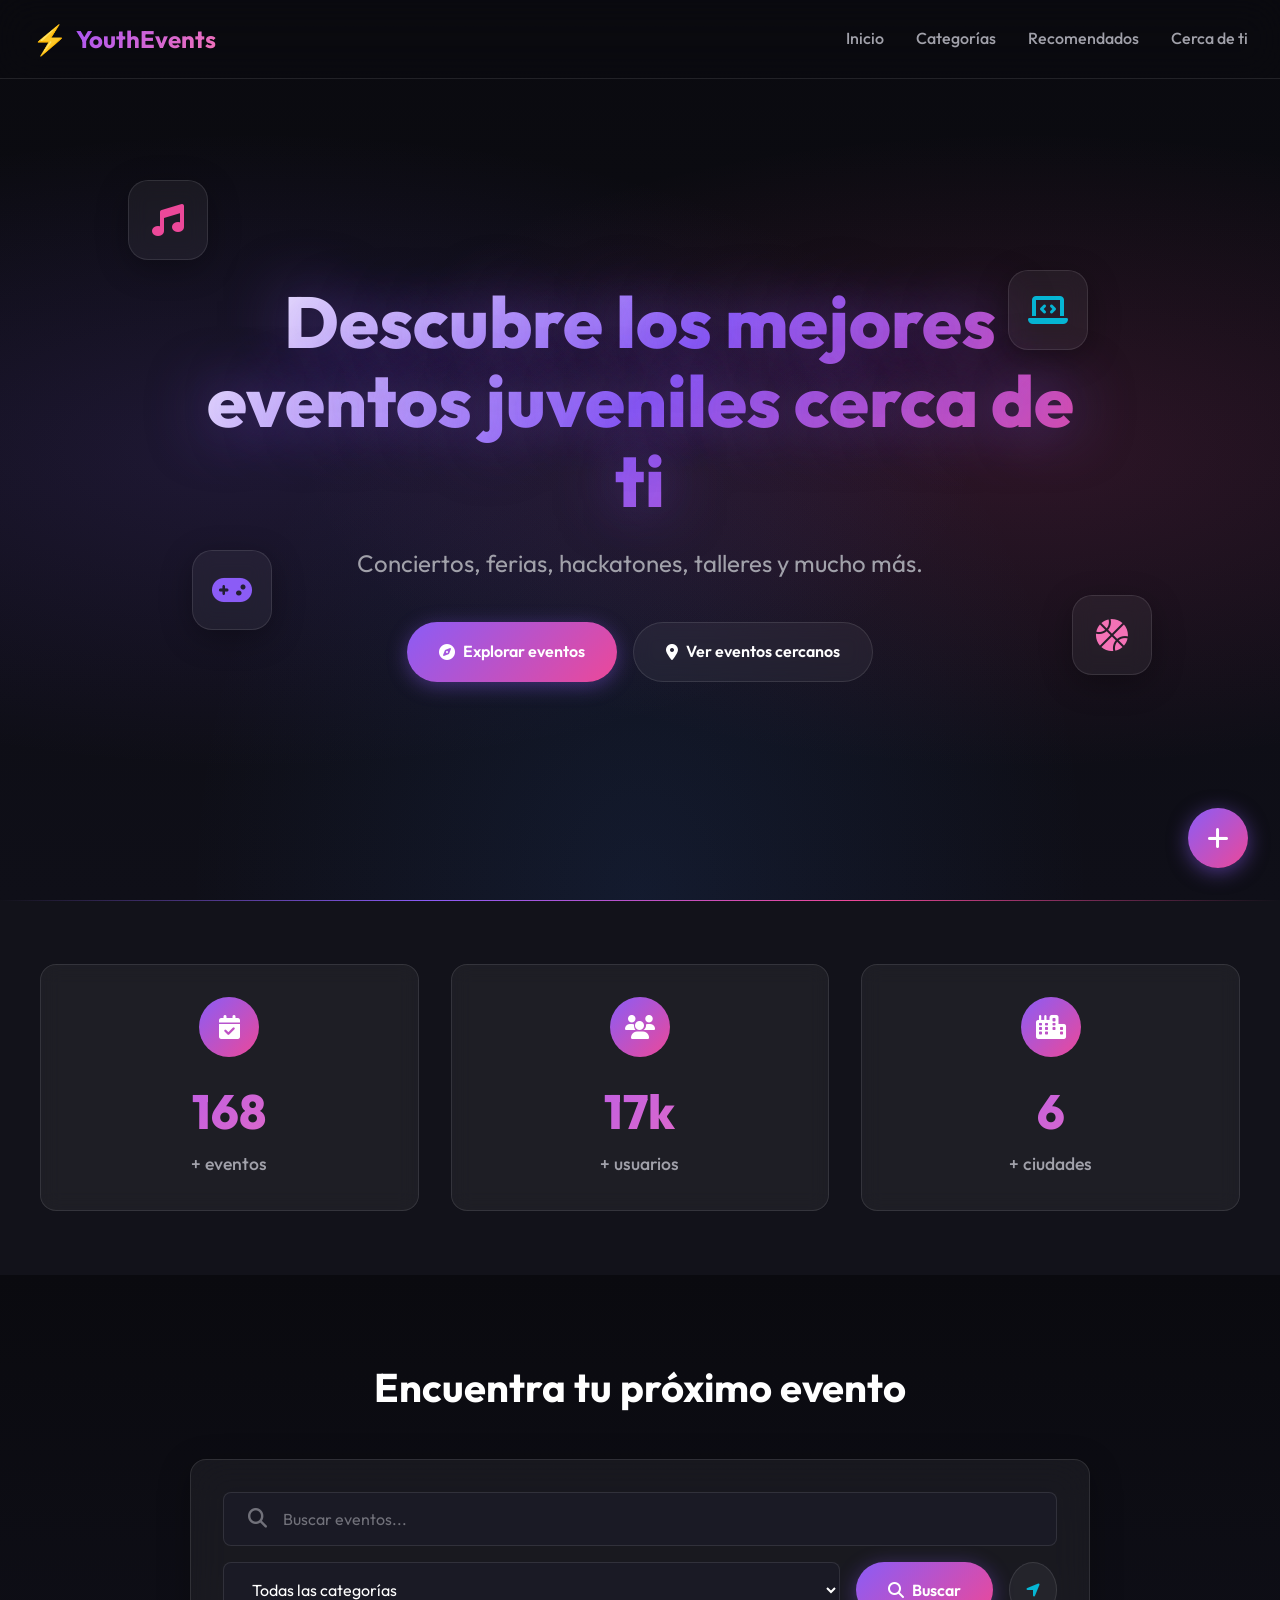
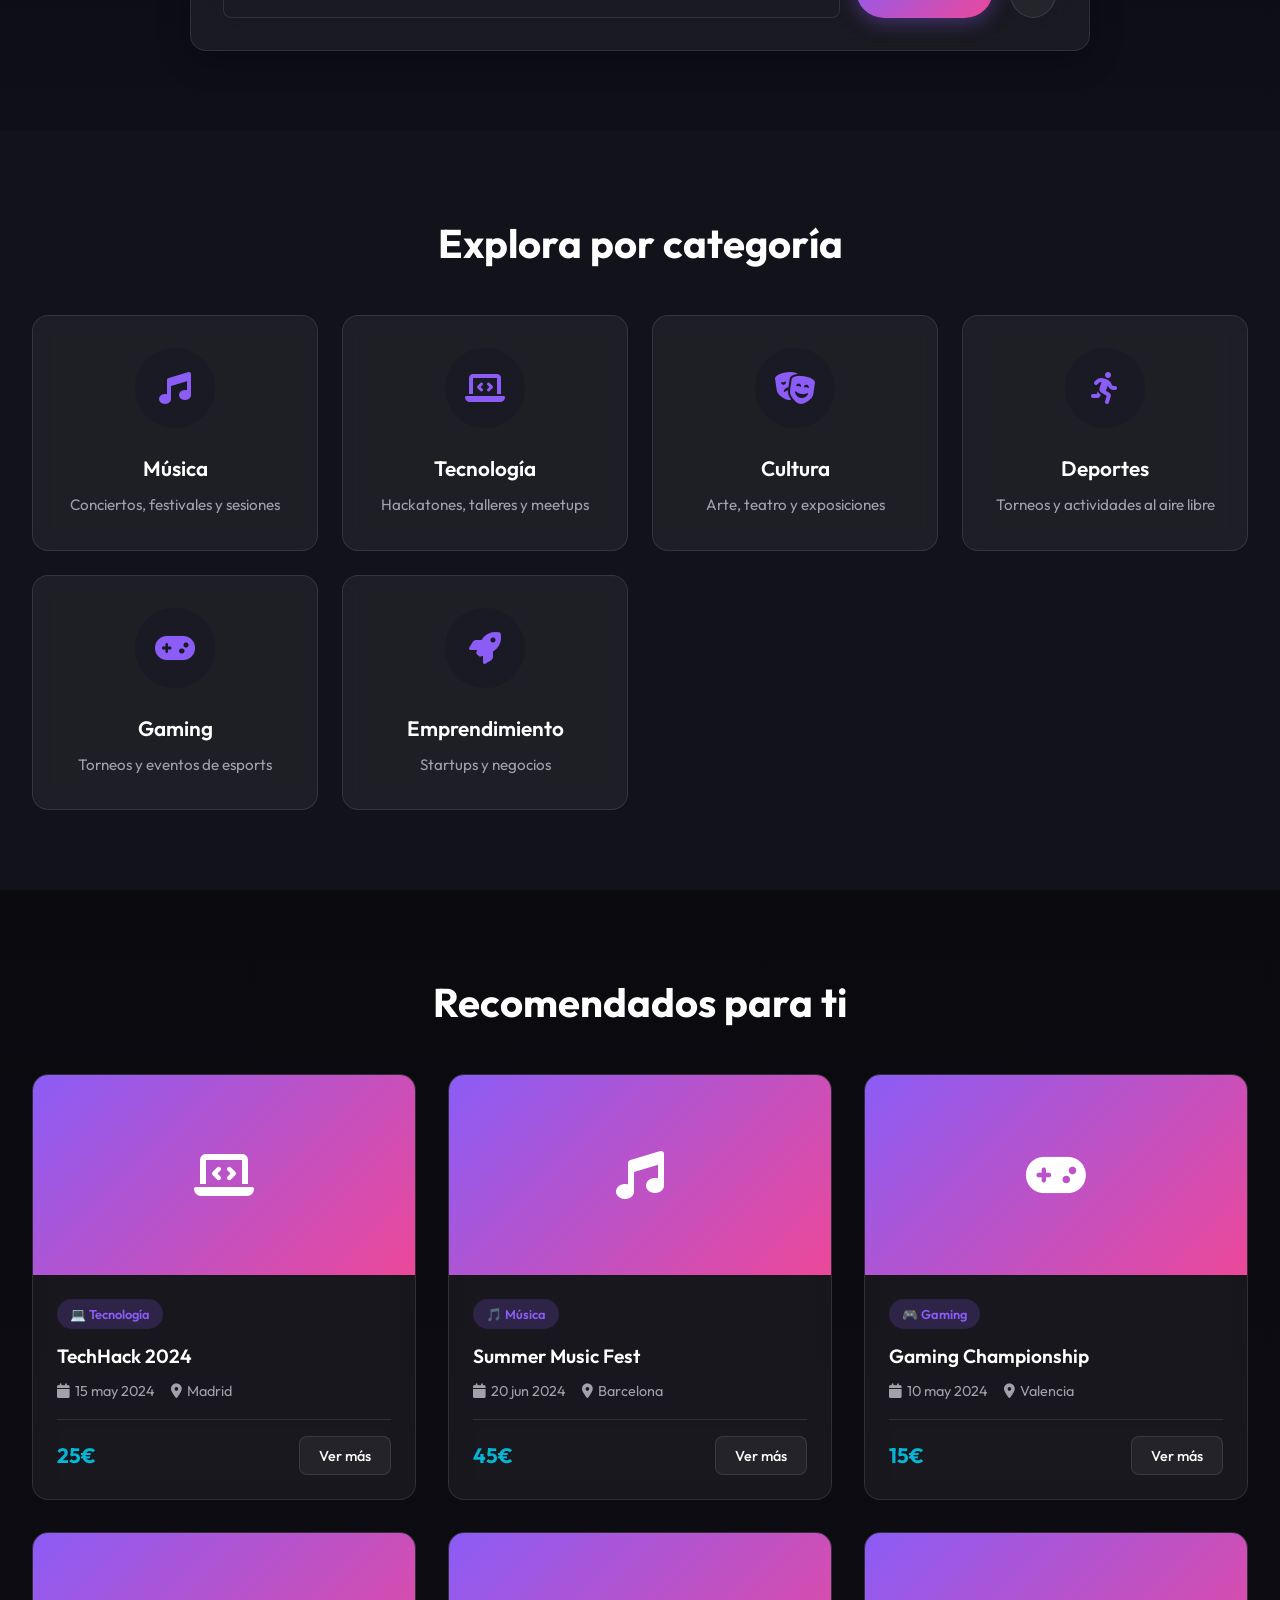
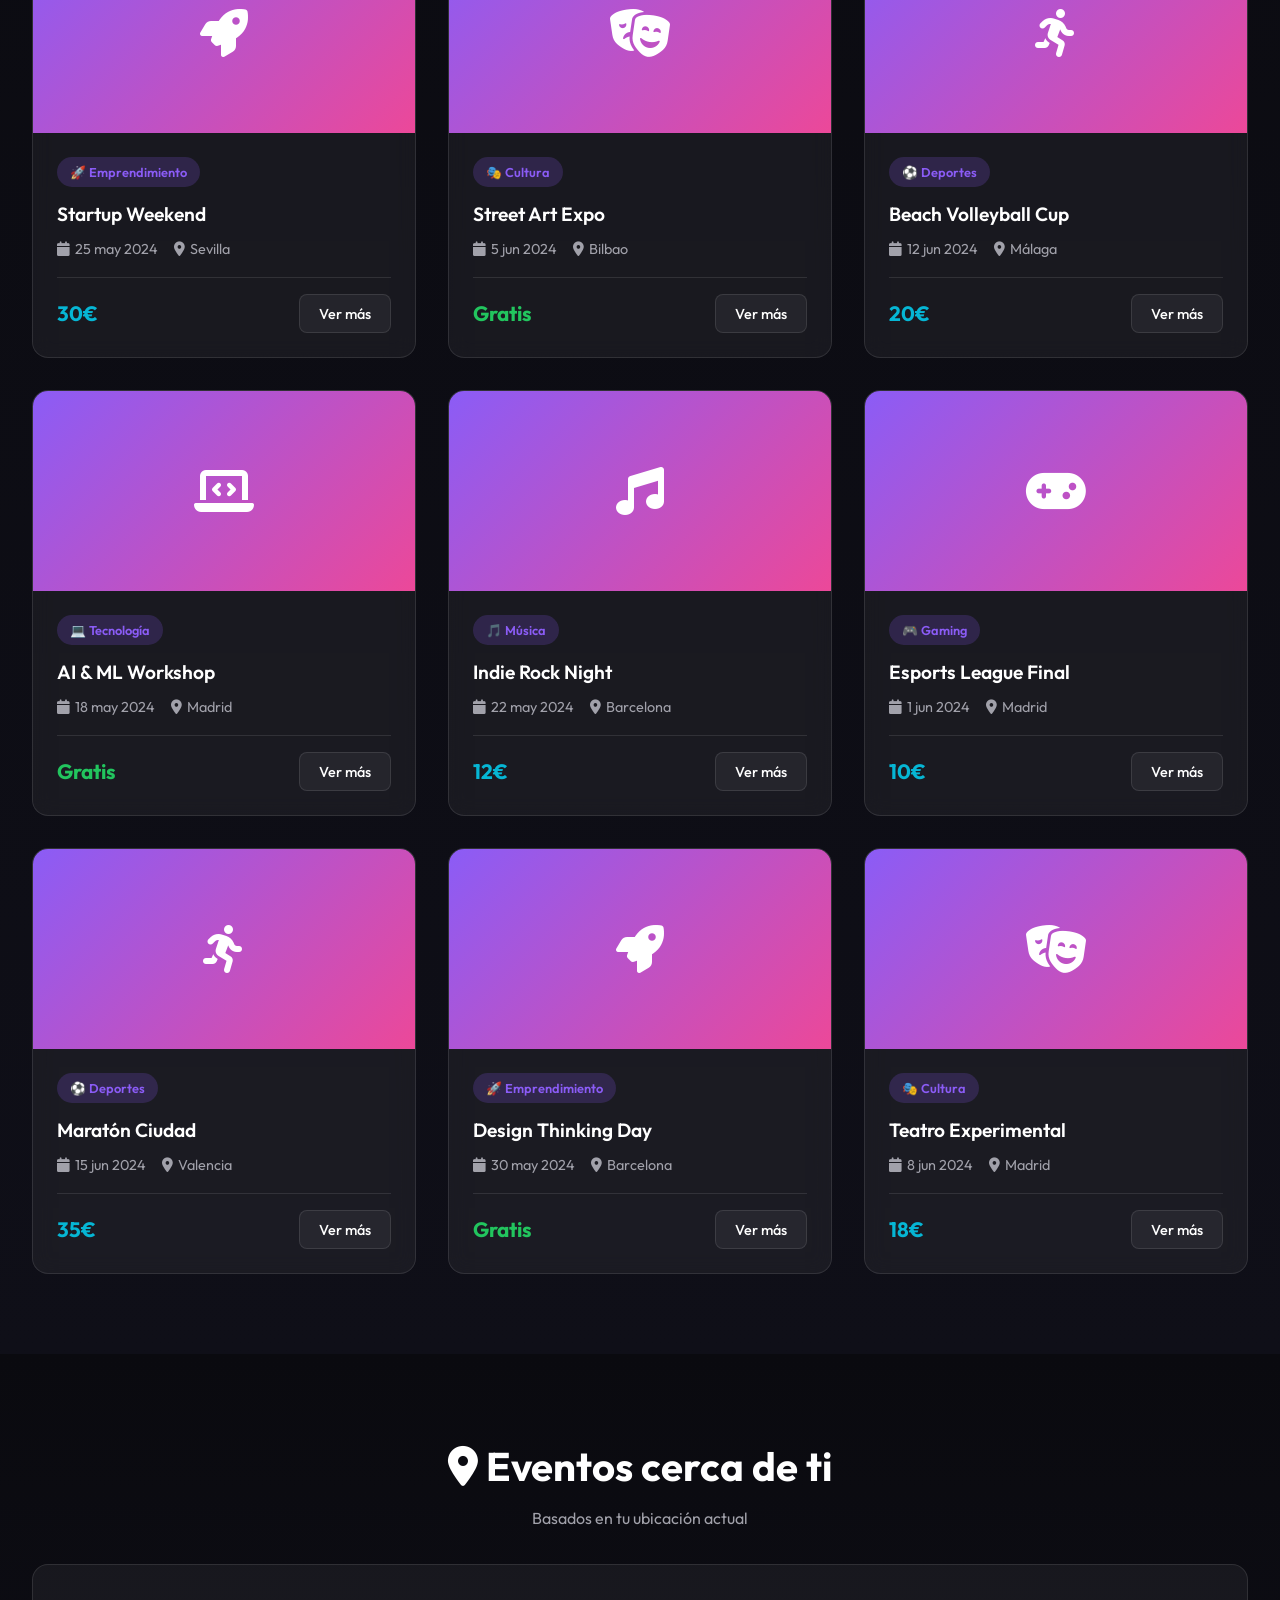
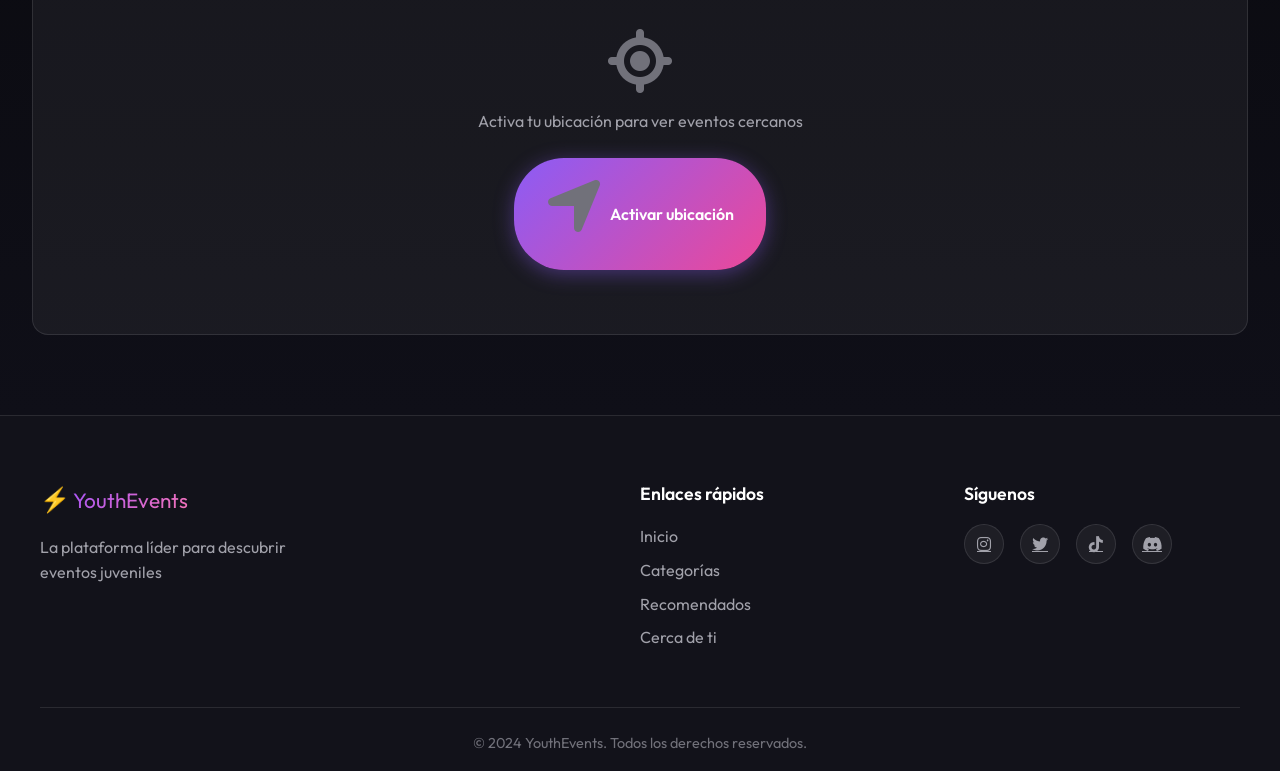
<file: index2.html>
<!DOCTYPE html>
<html lang="es">
<head>
    <meta charset="UTF-8">
    <meta name="viewport" content="width=device-width, initial-scale=1.0">
    <title>YouthEvents - Descubre eventos juveniles</title>
    <link rel="preconnect" href="https://fonts.googleapis.com">
    <link rel="preconnect" href="https://fonts.gstatic.com" crossorigin>
    <link href="https://fonts.googleapis.com/css2?family=Outfit:wght@300;400;500;600;700;800&display=swap" rel="stylesheet">
    <link rel="stylesheet" href="styles.css">
    <link rel="stylesheet" href="https://cdnjs.cloudflare.com/ajax/libs/font-awesome/6.4.0/css/all.min.css">
</head>
<body>
    <!-- Partículas de fondo -->
    <div class="particles" id="particles"></div>

    <!-- Navegación -->
    <nav class="navbar">
        <div class="nav-container">
            <a href="#" class="logo">
                <span class="logo-icon">⚡</span>
                <span class="logo-text">YouthEvents</span>
            </a>
            <ul class="nav-links">
                <li><a href="#inicio">Inicio</a></li>
                <li><a href="#categorias">Categorías</a></li>
                <li><a href="#recomendados">Recomendados</a></li>
                <li><a href="#cercanos">Cerca de ti</a></li>
            </ul>
            <button class="menu-toggle" id="menuToggle">
                <span></span>
                <span></span>
                <span></span>
            </button>
        </div>
    </nav>

    <!-- Hero Principal -->
    <section class="hero" id="inicio">
        <div class="hero-content">
            <h1 class="hero-title">Descubre los mejores eventos juveniles cerca de ti</h1>
            <p class="hero-subtitle">Conciertos, ferias, hackatones, talleres y mucho más.</p>
            <div class="hero-buttons">
                <a href="#buscador" class="btn btn-primary">
                    <i class="fas fa-compass"></i> Explorar eventos
                </a>
                <a href="#cercanos" class="btn btn-secondary">
                    <i class="fas fa-map-marker-alt"></i> Ver eventos cercanos
                </a>
            </div>
        </div>
        <div class="hero-visual">
            <div class="floating-cards">
                <div class="floating-card card-1">
                    <i class="fas fa-music"></i>
                </div>
                <div class="floating-card card-2">
                    <i class="fas fa-laptop-code"></i>
                </div>
                <div class="floating-card card-3">
                    <i class="fas fa-gamepad"></i>
                </div>
                <div class="floating-card card-4">
                    <i class="fas fa-basketball-ball"></i>
                </div>
            </div>
        </div>
    </section>

    <!-- Estadísticas -->
    <section class="stats">
        <div class="stats-container">
            <div class="stat-item">
                <div class="stat-icon">
                    <i class="fas fa-calendar-check"></i>
                </div>
                <div class="stat-number" data-target="500">0</div>
                <div class="stat-label">+ eventos</div>
            </div>
            <div class="stat-item">
                <div class="stat-icon">
                    <i class="fas fa-users"></i>
                </div>
                <div class="stat-number" data-target="50000">0</div>
                <div class="stat-label">+ usuarios</div>
            </div>
            <div class="stat-item">
                <div class="stat-icon">
                    <i class="fas fa-city"></i>
                </div>
                <div class="stat-number" data-target="20">0</div>
                <div class="stat-label">+ ciudades</div>
            </div>
        </div>
    </section>

    <!-- Buscador Avanzado -->
    <section class="search-section" id="buscador">
        <div class="search-container">
            <h2 class="section-title">Encuentra tu próximo evento</h2>
            <div class="search-box">
                <div class="search-input-group">
                    <i class="fas fa-search"></i>
                    <input type="text" id="searchInput" placeholder="Buscar eventos...">
                </div>
                <div class="search-filters">
                    <select id="categoryFilter" class="filter-select">
                        <option value="">Todas las categorías</option>
                        <option value="musica">🎵 Música</option>
                        <option value="tecnologia">💻 Tecnología</option>
                        <option value="cultura">🎭 Cultura</option>
                        <option value="deportes">⚽ Deportes</option>
                        <option value="gaming">🎮 Gaming</option>
                        <option value="emprendimiento">🚀 Emprendimiento</option>
                    </select>
                    <button class="btn btn-primary" id="searchBtn">
                        <i class="fas fa-search"></i> Buscar
                    </button>
                    <button class="btn btn-location" id="locationBtn" title="Usar mi ubicación">
                        <i class="fas fa-location-arrow"></i>
                    </button>
                </div>
            </div>
            <div class="location-status" id="locationStatus"></div>
        </div>
    </section>

    <!-- Categorías -->
    <section class="categories" id="categorias">
        <div class="container">
            <h2 class="section-title">Explora por categoría</h2>
            <div class="categories-grid">
                <div class="category-card" data-category="musica">
                    <div class="category-icon">
                        <i class="fas fa-music"></i>
                    </div>
                    <h3>Música</h3>
                    <p>Conciertos, festivales y sesiones</p>
                </div>
                <div class="category-card" data-category="tecnologia">
                    <div class="category-icon">
                        <i class="fas fa-laptop-code"></i>
                    </div>
                    <h3>Tecnología</h3>
                    <p>Hackatones, talleres y meetups</p>
                </div>
                <div class="category-card" data-category="cultura">
                    <div class="category-icon">
                        <i class="fas fa-theater-masks"></i>
                    </div>
                    <h3>Cultura</h3>
                    <p>Arte, teatro y exposiciones</p>
                </div>
                <div class="category-card" data-category="deportes">
                    <div class="category-icon">
                        <i class="fas fa-running"></i>
                    </div>
                    <h3>Deportes</h3>
                    <p>Torneos y actividades al aire libre</p>
                </div>
                <div class="category-card" data-category="gaming">
                    <div class="category-icon">
                        <i class="fas fa-gamepad"></i>
                    </div>
                    <h3>Gaming</h3>
                    <p>Torneos y eventos de esports</p>
                </div>
                <div class="category-card" data-category="emprendimiento">
                    <div class="category-icon">
                        <i class="fas fa-rocket"></i>
                    </div>
                    <h3>Emprendimiento</h3>
                    <p>Startups y negocios</p>
                </div>
            </div>
        </div>
    </section>

    <!-- Recomendados para ti -->
    <section class="recommended" id="recomendados">
        <div class="container">
            <h2 class="section-title">Recomendados para ti</h2>
            <div class="events-grid" id="recommendedEvents">
                <!-- Los eventos se cargan dinámicamente -->
            </div>
        </div>
    </section>

    <!-- Eventos cerca de ti -->
    <section class="nearby-events" id="cercanos">
        <div class="container">
            <h2 class="section-title">
                <i class="fas fa-map-marker-alt"></i> Eventos cerca de ti
            </h2>
            <p class="section-subtitle">Basados en tu ubicación actual</p>
            <div class="events-grid" id="nearbyEvents">
                <!-- Los eventos se cargan dinámicamente -->
            </div>
            <div class="no-location" id="noLocation" style="display: none;">
                <i class="fas fa-location-crosshairs"></i>
                <p>Activa tu ubicación para ver eventos cercanos</p>
                <button class="btn btn-primary" id="enableLocation">
                    <i class="fas fa-location-arrow"></i> Activar ubicación
                </button>
            </div>
        </div>
    </section>

    <!-- Botón flotante para añadir eventos -->
    <button class="fab-add" id="fabAdd" title="Añadir evento">
        <i class="fas fa-plus"></i>
    </button>

    <!-- Modal para añadir evento -->
    <div class="modal" id="addEventModal">
        <div class="modal-content">
            <div class="modal-header">
                <h3>Añadir nuevo evento</h3>
                <button class="modal-close" id="closeModal">
                    <i class="fas fa-times"></i>
                </button>
            </div>
            <form id="addEventForm">
                <div class="form-group">
                    <label for="eventTitle">Título del evento</label>
                    <input type="text" id="eventTitle" required placeholder="Ej: Hackathon 2024">
                </div>
                <div class="form-group">
                    <label for="eventCategory">Categoría</label>
                    <select id="eventCategory" required>
                        <option value="">Selecciona una categoría</option>
                        <option value="musica">🎵 Música</option>
                        <option value="tecnologia">💻 Tecnología</option>
                        <option value="cultura">🎭 Cultura</option>
                        <option value="deportes">⚽ Deportes</option>
                        <option value="gaming">🎮 Gaming</option>
                        <option value="emprendimiento">🚀 Emprendimiento</option>
                    </select>
                </div>
                <div class="form-group">
                    <label for="eventDate">Fecha</label>
                    <input type="date" id="eventDate" required>
                </div>
                <div class="form-group">
                    <label for="eventPrice">Precio (€)</label>
                    <input type="number" id="eventPrice" min="0" placeholder="0 para gratuito">
                </div>
                <div class="form-group">
                    <label for="eventLocation">Ubicación</label>
                    <input type="text" id="eventLocation" required placeholder="Ciudad o dirección">
                </div>
                <div class="form-group">
                    <label for="eventImage">URL de imagen</label>
                    <input type="url" id="eventImage" placeholder="https://ejemplo.com/imagen.jpg">
                </div>
                <button type="submit" class="btn btn-primary btn-full">
                    <i class="fas fa-plus"></i> Crear evento
                </button>
            </form>
        </div>
    </div>

    <!-- Footer -->
    <footer class="footer">
        <div class="footer-content">
            <div class="footer-brand">
                <span class="logo-icon">⚡</span>
                <span class="logo-text">YouthEvents</span>
                <p>La plataforma líder para descubrir eventos juveniles</p>
            </div>
            <div class="footer-links">
                <h4>Enlaces rápidos</h4>
                <ul>
                    <li><a href="#inicio">Inicio</a></li>
                    <li><a href="#categorias">Categorías</a></li>
                    <li><a href="#recomendados">Recomendados</a></li>
                    <li><a href="#cercanos">Cerca de ti</a></li>
                </ul>
            </div>
            <div class="footer-social">
                <h4>Síguenos</h4>
                <div class="social-icons">
                    <a href="#"><i class="fab fa-instagram"></i></a>
                    <a href="#"><i class="fab fa-twitter"></i></a>
                    <a href="#"><i class="fab fa-tiktok"></i></a>
                    <a href="#"><i class="fab fa-discord"></i></a>
                </div>
            </div>
        </div>
        <div class="footer-bottom">
            <p>© 2024 YouthEvents. Todos los derechos reservados.</p>
        </div>
    </footer>

    <script src="script.js"></script>
</body>
</html>
</file>
<file: styles.css>
/* ========================================
   YouthEvents - Estilos Modernos
   Diseño: Glassmorphism + Neón Oscuro
   ======================================== */

/* Variables CSS */
:root {
    --primary-purple: #8b5cf6;
    --primary-pink: #ec4899;
    --primary-blue: #3b82f6;
    --neon-cyan: #06b6d4;
    --neon-purple: #a855f7;
    --neon-pink: #f472b6;
    --dark-bg: #0a0a0f;
    --dark-surface: #12121a;
    --dark-card: #1a1a25;
    --dark-card-hover: #222230;
    --text-primary: #ffffff;
    --text-secondary: #a1a1aa;
    --text-muted: #71717a;
    --glass-bg: rgba(255, 255, 255, 0.05);
    --glass-border: rgba(255, 255, 255, 0.1);
    --glass-shadow: 0 8px 32px rgba(0, 0, 0, 0.3);
    --gradient-primary: linear-gradient(135deg, var(--primary-purple), var(--primary-pink));
    --gradient-neon: linear-gradient(135deg, var(--neon-purple), var(--neon-pink));
    --gradient-dark: linear-gradient(180deg, var(--dark-bg) 0%, #0f0f18 100%);
    --font-family: 'Outfit', sans-serif;
    --border-radius: 16px;
    --border-radius-sm: 8px;
    --transition: all 0.3s ease;
}

/* Reset y base */
* {
    margin: 0;
    padding: 0;
    box-sizing: border-box;
}

html {
    scroll-behavior: smooth;
}

body {
    font-family: var(--font-family);
    background: var(--dark-bg);
    color: var(--text-primary);
    line-height: 1.6;
    overflow-x: hidden;
}

/* Scrollbar personalizada */
::-webkit-scrollbar {
    width: 8px;
}

::-webkit-scrollbar-track {
    background: var(--dark-surface);
}

::-webkit-scrollbar-thumb {
    background: var(--primary-purple);
    border-radius: 4px;
}

::-webkit-scrollbar-thumb:hover {
    background: var(--primary-pink);
}

/* ========================================
   Partículas de fondo
   ======================================== */
.particles {
    position: fixed;
    top: 0;
    left: 0;
    width: 100%;
    height: 100%;
    pointer-events: none;
    z-index: 0;
    overflow: hidden;
}

.particle {
    position: absolute;
    width: 4px;
    height: 4px;
    background: var(--primary-purple);
    border-radius: 50%;
    opacity: 0.6;
    animation: float 15s infinite ease-in-out;
    box-shadow: 0 0 10px var(--primary-purple), 0 0 20px var(--primary-pink);
}

.particle:nth-child(odd) {
    background: var(--primary-pink);
    box-shadow: 0 0 10px var(--primary-pink), 0 0 20px var(--primary-purple);
}

.particle:nth-child(3n) {
    background: var(--neon-cyan);
    box-shadow: 0 0 10px var(--neon-cyan), 0 0 20px var(--neon-cyan);
}

@keyframes float {
    0%, 100% {
        transform: translateY(100vh) rotate(0deg);
        opacity: 0;
    }
    10% {
        opacity: 0.6;
    }
    90% {
        opacity: 0.6;
    }
    100% {
        transform: translateY(-100vh) rotate(720deg);
        opacity: 0;
    }
}

/* ========================================
   Navegación
   ======================================== */
.navbar {
    position: fixed;
    top: 0;
    left: 0;
    width: 100%;
    z-index: 1000;
    background: rgba(10, 10, 15, 0.8);
    backdrop-filter: blur(20px);
    border-bottom: 1px solid var(--glass-border);
    transition: var(--transition);
}

.navbar.scrolled {
    background: rgba(10, 10, 15, 0.95);
    box-shadow: var(--glass-shadow);
}

.nav-container {
    max-width: 1400px;
    margin: 0 auto;
    padding: 1rem 2rem;
    display: flex;
    justify-content: space-between;
    align-items: center;
}

.logo {
    display: flex;
    align-items: center;
    gap: 0.5rem;
    text-decoration: none;
    font-size: 1.5rem;
    font-weight: 700;
}

.logo-icon {
    font-size: 1.8rem;
    animation: pulse 2s infinite;
}

@keyframes pulse {
    0%, 100% { transform: scale(1); }
    50% { transform: scale(1.1); }
}

.logo-text {
    background: var(--gradient-neon);
    -webkit-background-clip: text;
    -webkit-text-fill-color: transparent;
    background-clip: text;
}

.nav-links {
    display: flex;
    list-style: none;
    gap: 2rem;
}

.nav-links a {
    color: var(--text-secondary);
    text-decoration: none;
    font-weight: 500;
    transition: var(--transition);
    position: relative;
}

.nav-links a::after {
    content: '';
    position: absolute;
    bottom: -4px;
    left: 0;
    width: 0;
    height: 2px;
    background: var(--gradient-neon);
    transition: var(--transition);
}

.nav-links a:hover {
    color: var(--text-primary);
}

.nav-links a:hover::after {
    width: 100%;
}

.menu-toggle {
    display: none;
    flex-direction: column;
    gap: 5px;
    background: none;
    border: none;
    cursor: pointer;
    padding: 5px;
}

.menu-toggle span {
    width: 25px;
    height: 2px;
    background: var(--text-primary);
    transition: var(--transition);
}

/* ========================================
   Hero Principal
   ======================================== */
.hero {
    min-height: 100vh;
    display: flex;
    align-items: center;
    justify-content: center;
    padding: 8rem 2rem 4rem;
    position: relative;
    background: var(--gradient-dark);
    overflow: hidden;
}

.hero::before {
    content: '';
    position: absolute;
    top: 0;
    left: 0;
    width: 100%;
    height: 100%;
    background: 
        radial-gradient(ellipse at 20% 50%, rgba(139, 92, 246, 0.15) 0%, transparent 50%),
        radial-gradient(ellipse at 80% 50%, rgba(236, 72, 153, 0.15) 0%, transparent 50%),
        radial-gradient(ellipse at 50% 100%, rgba(59, 130, 246, 0.1) 0%, transparent 50%);
    pointer-events: none;
}

.hero-content {
    text-align: center;
    max-width: 900px;
    z-index: 1;
    animation: fadeInUp 1s ease-out;
}

@keyframes fadeInUp {
    from {
        opacity: 0;
        transform: translateY(30px);
    }
    to {
        opacity: 1;
        transform: translateY(0);
    }
}

.hero-title {
    font-size: clamp(2.5rem, 6vw, 4.5rem);
    font-weight: 800;
    line-height: 1.1;
    margin-bottom: 1.5rem;
    background: linear-gradient(135deg, #fff 0%, var(--primary-purple) 50%, var(--primary-pink) 100%);
    -webkit-background-clip: text;
    -webkit-text-fill-color: transparent;
    background-clip: text;
    text-shadow: 0 0 60px rgba(139, 92, 246, 0.5);
}

.hero-subtitle {
    font-size: clamp(1.1rem, 2.5vw, 1.5rem);
    color: var(--text-secondary);
    margin-bottom: 2.5rem;
    font-weight: 400;
}

.hero-buttons {
    display: flex;
    gap: 1rem;
    justify-content: center;
    flex-wrap: wrap;
}

/* Botones */
.btn {
    display: inline-flex;
    align-items: center;
    gap: 0.5rem;
    padding: 1rem 2rem;
    border-radius: 50px;
    font-family: var(--font-family);
    font-size: 1rem;
    font-weight: 600;
    text-decoration: none;
    cursor: pointer;
    transition: var(--transition);
    border: none;
}

.btn-primary {
    background: var(--gradient-primary);
    color: white;
    box-shadow: 0 4px 20px rgba(139, 92, 246, 0.4);
}

.btn-primary:hover {
    transform: translateY(-3px);
    box-shadow: 0 8px 30px rgba(139, 92, 246, 0.6);
}

.btn-secondary {
    background: var(--glass-bg);
    color: var(--text-primary);
    border: 1px solid var(--glass-border);
    backdrop-filter: blur(10px);
}

.btn-secondary:hover {
    background: rgba(255, 255, 255, 0.1);
    border-color: var(--primary-purple);
    transform: translateY(-3px);
}

.btn-location {
    padding: 1rem;
    background: var(--glass-bg);
    border: 1px solid var(--glass-border);
    color: var(--neon-cyan);
    border-radius: 50%;
}

.btn-location:hover {
    background: rgba(6, 182, 212, 0.2);
    border-color: var(--neon-cyan);
    box-shadow: 0 0 20px rgba(6, 182, 212, 0.4);
}

.btn-location.active {
    background: rgba(6, 182, 212, 0.3);
    border-color: var(--neon-cyan);
    animation: pulse-glow 2s infinite;
}

@keyframes pulse-glow {
    0%, 100% { box-shadow: 0 0 10px rgba(6, 182, 212, 0.4); }
    50% { box-shadow: 0 0 25px rgba(6, 182, 212, 0.7); }
}

.btn-full {
    width: 100%;
    justify-content: center;
}

/* Hero Visual - Tarjetas flotantes */
.hero-visual {
    position: absolute;
    width: 100%;
    height: 100%;
    top: 0;
    left: 0;
    pointer-events: none;
    z-index: 0;
}

.floating-cards {
    position: absolute;
    width: 100%;
    height: 100%;
}

.floating-card {
    position: absolute;
    width: 80px;
    height: 80px;
    background: var(--glass-bg);
    backdrop-filter: blur(10px);
    border: 1px solid var(--glass-border);
    border-radius: 20px;
    display: flex;
    align-items: center;
    justify-content: center;
    font-size: 2rem;
    color: var(--primary-purple);
    animation: floatCard 6s ease-in-out infinite;
    box-shadow: var(--glass-shadow);
}

.floating-card.card-1 {
    top: 20%;
    left: 10%;
    animation-delay: 0s;
    color: var(--primary-pink);
}

.floating-card.card-2 {
    top: 30%;
    right: 15%;
    animation-delay: 1s;
    color: var(--neon-cyan);
}

.floating-card.card-3 {
    bottom: 30%;
    left: 15%;
    animation-delay: 2s;
    color: var(--primary-purple);
}

.floating-card.card-4 {
    bottom: 25%;
    right: 10%;
    animation-delay: 3s;
    color: var(--neon-pink);
}

@keyframes floatCard {
    0%, 100% { transform: translateY(0) rotate(0deg); }
    50% { transform: translateY(-20px) rotate(5deg); }
}

/* ========================================
   Estadísticas
   ======================================== */
.stats {
    padding: 4rem 2rem;
    background: var(--dark-surface);
    position: relative;
}

.stats::before {
    content: '';
    position: absolute;
    top: 0;
    left: 0;
    width: 100%;
    height: 1px;
    background: linear-gradient(90deg, transparent, var(--primary-purple), var(--primary-pink), transparent);
}

.stats-container {
    max-width: 1200px;
    margin: 0 auto;
    display: grid;
    grid-template-columns: repeat(3, 1fr);
    gap: 2rem;
}

.stat-item {
    text-align: center;
    padding: 2rem;
    background: var(--glass-bg);
    backdrop-filter: blur(10px);
    border: 1px solid var(--glass-border);
    border-radius: var(--border-radius);
    transition: var(--transition);
}

.stat-item:hover {
    transform: translateY(-5px);
    border-color: var(--primary-purple);
    box-shadow: 0 10px 40px rgba(139, 92, 246, 0.2);
}

.stat-icon {
    width: 60px;
    height: 60px;
    margin: 0 auto 1rem;
    background: var(--gradient-primary);
    border-radius: 50%;
    display: flex;
    align-items: center;
    justify-content: center;
    font-size: 1.5rem;
    color: white;
}

.stat-number {
    font-size: 3rem;
    font-weight: 800;
    background: var(--gradient-neon);
    -webkit-background-clip: text;
    -webkit-text-fill-color: transparent;
    background-clip: text;
}

.stat-label {
    font-size: 1.1rem;
    color: var(--text-secondary);
    font-weight: 500;
}

/* ========================================
   Buscador Avanzado
   ======================================== */
.search-section {
    padding: 5rem 2rem;
    background: var(--gradient-dark);
    position: relative;
}

.search-container {
    max-width: 900px;
    margin: 0 auto;
}

.section-title {
    font-size: clamp(1.8rem, 4vw, 2.5rem);
    font-weight: 700;
    text-align: center;
    margin-bottom: 2.5rem;
    color: var(--text-primary);
}

.section-subtitle {
    text-align: center;
    color: var(--text-secondary);
    margin-top: -2rem;
    margin-bottom: 2rem;
}

.search-box {
    background: var(--glass-bg);
    backdrop-filter: blur(20px);
    border: 1px solid var(--glass-border);
    border-radius: var(--border-radius);
    padding: 2rem;
    box-shadow: var(--glass-shadow);
}

.search-input-group {
    display: flex;
    align-items: center;
    background: var(--dark-card);
    border-radius: var(--border-radius-sm);
    padding: 0 1.5rem;
    margin-bottom: 1rem;
    border: 1px solid var(--glass-border);
    transition: var(--transition);
}

.search-input-group:focus-within {
    border-color: var(--primary-purple);
    box-shadow: 0 0 20px rgba(139, 92, 246, 0.3);
}

.search-input-group i {
    color: var(--text-muted);
    font-size: 1.2rem;
}

.search-input-group input {
    flex: 1;
    background: none;
    border: none;
    padding: 1rem;
    color: var(--text-primary);
    font-family: var(--font-family);
    font-size: 1rem;
    outline: none;
}

.search-input-group input::placeholder {
    color: var(--text-muted);
}

.search-filters {
    display: flex;
    gap: 1rem;
    flex-wrap: wrap;
}

.filter-select {
    flex: 1;
    min-width: 200px;
    padding: 1rem 1.5rem;
    background: var(--dark-card);
    border: 1px solid var(--glass-border);
    border-radius: var(--border-radius-sm);
    color: var(--text-primary);
    font-family: var(--font-family);
    font-size: 1rem;
    cursor: pointer;
    outline: none;
    transition: var(--transition);
}

.filter-select:focus {
    border-color: var(--primary-purple);
}

.filter-select option {
    background: var(--dark-card);
    color: var(--text-primary);
}

.location-status {
    margin-top: 1rem;
    padding: 0.75rem 1rem;
    border-radius: var(--border-radius-sm);
    font-size: 0.9rem;
    display: none;
}

.location-status.success {
    display: block;
    background: rgba(6, 182, 212, 0.1);
    border: 1px solid var(--neon-cyan);
    color: var(--neon-cyan);
}

.location-status.error {
    display: block;
    background: rgba(239, 68, 68, 0.1);
    border: 1px solid #ef4444;
    color: #ef4444;
}

/* ========================================
   Categorías
   ======================================== */
.categories {
    padding: 5rem 2rem;
    background: var(--dark-surface);
}

.container {
    max-width: 1400px;
    margin: 0 auto;
}

.categories-grid {
    display: grid;
    grid-template-columns: repeat(auto-fit, minmax(280px, 1fr));
    gap: 1.5rem;
}

.category-card {
    background: var(--glass-bg);
    backdrop-filter: blur(10px);
    border: 1px solid var(--glass-border);
    border-radius: var(--border-radius);
    padding: 2rem;
    text-align: center;
    cursor: pointer;
    transition: var(--transition);
    position: relative;
    overflow: hidden;
}

.category-card::before {
    content: '';
    position: absolute;
    top: 0;
    left: 0;
    width: 100%;
    height: 100%;
    background: var(--gradient-primary);
    opacity: 0;
    transition: var(--transition);
    z-index: 0;
}

.category-card:hover {
    transform: translateY(-8px);
    border-color: var(--primary-purple);
    box-shadow: 0 15px 40px rgba(139, 92, 246, 0.3);
}

.category-card:hover::before {
    opacity: 0.1;
}

.category-card:hover .category-icon {
    transform: scale(1.1);
    background: var(--gradient-primary);
    color: white;
}

.category-icon {
    width: 80px;
    height: 80px;
    margin: 0 auto 1.5rem;
    background: var(--dark-card);
    border-radius: 50%;
    display: flex;
    align-items: center;
    justify-content: center;
    font-size: 2rem;
    color: var(--primary-purple);
    transition: var(--transition);
    position: relative;
    z-index: 1;
}

.category-card h3 {
    font-size: 1.3rem;
    font-weight: 600;
    margin-bottom: 0.5rem;
    position: relative;
    z-index: 1;
}

.category-card p {
    color: var(--text-secondary);
    font-size: 0.95rem;
    position: relative;
    z-index: 1;
}

/* ========================================
   Eventos (Grid)
   ======================================== */
.recommended, .nearby-events {
    padding: 5rem 2rem;
    background: var(--gradient-dark);
}

.events-grid {
    display: grid;
    grid-template-columns: repeat(auto-fill, minmax(320px, 1fr));
    gap: 2rem;
}

.event-card {
    background: var(--glass-bg);
    backdrop-filter: blur(10px);
    border: 1px solid var(--glass-border);
    border-radius: var(--border-radius);
    overflow: hidden;
    transition: var(--transition);
    cursor: pointer;
}

.event-card:hover {
    transform: translateY(-8px);
    border-color: var(--primary-purple);
    box-shadow: 0 15px 40px rgba(139, 92, 246, 0.3);
}

.event-image {
    width: 100%;
    height: 200px;
    object-fit: cover;
    background: var(--dark-card);
}

.event-image-placeholder {
    width: 100%;
    height: 200px;
    background: linear-gradient(135deg, var(--primary-purple), var(--primary-pink));
    display: flex;
    align-items: center;
    justify-content: center;
    font-size: 3rem;
    color: white;
}

.event-content {
    padding: 1.5rem;
}

.event-category {
    display: inline-block;
    padding: 0.3rem 0.8rem;
    background: rgba(139, 92, 246, 0.2);
    border-radius: 20px;
    font-size: 0.8rem;
    font-weight: 600;
    color: var(--primary-purple);
    margin-bottom: 0.75rem;
}

.event-title {
    font-size: 1.2rem;
    font-weight: 600;
    margin-bottom: 0.5rem;
    color: var(--text-primary);
}

.event-meta {
    display: flex;
    gap: 1rem;
    color: var(--text-secondary);
    font-size: 0.9rem;
    margin-bottom: 1rem;
}

.event-meta span {
    display: flex;
    align-items: center;
    gap: 0.3rem;
}

.event-footer {
    display: flex;
    justify-content: space-between;
    align-items: center;
    padding-top: 1rem;
    border-top: 1px solid var(--glass-border);
}

.event-price {
    font-size: 1.3rem;
    font-weight: 700;
    color: var(--neon-cyan);
}

.event-price.free {
    color: #22c55e;
}

.btn-view {
    padding: 0.6rem 1.2rem;
    background: var(--glass-bg);
    border: 1px solid var(--glass-border);
    border-radius: var(--border-radius-sm);
    color: var(--text-primary);
    font-family: var(--font-family);
    font-size: 0.9rem;
    font-weight: 500;
    cursor: pointer;
    transition: var(--transition);
}

.btn-view:hover {
    background: var(--primary-purple);
    border-color: var(--primary-purple);
}

/* No location state */
.no-location {
    text-align: center;
    padding: 4rem 2rem;
    background: var(--glass-bg);
    border: 1px solid var(--glass-border);
    border-radius: var(--border-radius);
}

.no-location i {
    font-size: 4rem;
    color: var(--text-muted);
    margin-bottom: 1rem;
}

.no-location p {
    color: var(--text-secondary);
    margin-bottom: 1.5rem;
}

/* ========================================
   Botón flotante (FAB)
   ======================================== */
.fab-add {
    position: fixed;
    bottom: 2rem;
    right: 2rem;
    width: 60px;
    height: 60px;
    background: var(--gradient-primary);
    border: none;
    border-radius: 50%;
    color: white;
    font-size: 1.5rem;
    cursor: pointer;
    box-shadow: 0 4px 20px rgba(139, 92, 246, 0.5);
    transition: var(--transition);
    z-index: 999;
    display: flex;
    align-items: center;
    justify-content: center;
}

.fab-add:hover {
    transform: scale(1.1) rotate(90deg);
    box-shadow: 0 8px 30px rgba(139, 92, 246, 0.7);
}

/* ========================================
   Modal
   ======================================== */
.modal {
    display: none;
    position: fixed;
    top: 0;
    left: 0;
    width: 100%;
    height: 100%;
    background: rgba(0, 0, 0, 0.8);
    backdrop-filter: blur(5px);
    z-index: 1001;
    align-items: center;
    justify-content: center;
    padding: 1rem;
}

.modal.active {
    display: flex;
}

.modal-content {
    background: var(--dark-surface);
    border: 1px solid var(--glass-border);
    border-radius: var(--border-radius);
    width: 100%;
    max-width: 500px;
    max-height: 90vh;
    overflow-y: auto;
    animation: modalIn 0.3s ease-out;
}

@keyframes modalIn {
    from {
        opacity: 0;
        transform: scale(0.9) translateY(20px);
    }
    to {
        opacity: 1;
        transform: scale(1) translateY(0);
    }
}

.modal-header {
    display: flex;
    justify-content: space-between;
    align-items: center;
    padding: 1.5rem;
    border-bottom: 1px solid var(--glass-border);
}

.modal-header h3 {
    font-size: 1.3rem;
    font-weight: 600;
}

.modal-close {
    width: 36px;
    height: 36px;
    background: var(--glass-bg);
    border: 1px solid var(--glass-border);
    border-radius: 50%;
    color: var(--text-secondary);
    cursor: pointer;
    transition: var(--transition);
    display: flex;
    align-items: center;
    justify-content: center;
}

.modal-close:hover {
    background: rgba(239, 68, 68, 0.2);
    border-color: #ef4444;
    color: #ef4444;
}

#addEventForm {
    padding: 1.5rem;
}

.form-group {
    margin-bottom: 1.25rem;
}

.form-group label {
    display: block;
    margin-bottom: 0.5rem;
    font-weight: 500;
    color: var(--text-secondary);
}

.form-group input,
.form-group select {
    width: 100%;
    padding: 0.875rem 1rem;
    background: var(--dark-card);
    border: 1px solid var(--glass-border);
    border-radius: var(--border-radius-sm);
    color: var(--text-primary);
    font-family: var(--font-family);
    font-size: 1rem;
    outline: none;
    transition: var(--transition);
}

.form-group input:focus,
.form-group select:focus {
    border-color: var(--primary-purple);
    box-shadow: 0 0 15px rgba(139, 92, 246, 0.3);
}

.form-group input::placeholder {
    color: var(--text-muted);
}

.form-group select option {
    background: var(--dark-card);
}

/* ========================================
   Footer
   ======================================== */
.footer {
    background: var(--dark-surface);
    padding: 4rem 2rem 1rem;
    border-top: 1px solid var(--glass-border);
}

.footer-content {
    max-width: 1200px;
    margin: 0 auto;
    display: grid;
    grid-template-columns: 2fr 1fr 1fr;
    gap: 3rem;
}

.footer-brand .logo-icon {
    font-size: 1.5rem;
}

.footer-brand .logo-text {
    font-size: 1.3rem;
}

.footer-brand p {
    color: var(--text-secondary);
    margin-top: 1rem;
    max-width: 300px;
}

.footer-links h4,
.footer-social h4 {
    font-size: 1.1rem;
    font-weight: 600;
    margin-bottom: 1rem;
    color: var(--text-primary);
}

.footer-links ul {
    list-style: none;
}

.footer-links li {
    margin-bottom: 0.5rem;
}

.footer-links a {
    color: var(--text-secondary);
    text-decoration: none;
    transition: var(--transition);
}

.footer-links a:hover {
    color: var(--primary-purple);
}

.social-icons {
    display: flex;
    gap: 1rem;
}

.social-icons a {
    width: 40px;
    height: 40px;
    background: var(--glass-bg);
    border: 1px solid var(--glass-border);
    border-radius: 50%;
    display: flex;
    align-items: center;
    justify-content: center;
    color: var(--text-secondary);
    transition: var(--transition);
}

.social-icons a:hover {
    background: var(--gradient-primary);
    border-color: transparent;
    color: white;
    transform: translateY(-3px);
}

.footer-bottom {
    max-width: 1200px;
    margin: 3rem auto 0;
    padding-top: 1.5rem;
    border-top: 1px solid var(--glass-border);
    text-align: center;
    color: var(--text-muted);
    font-size: 0.9rem;
}

/* ========================================
   Responsive Design
   ======================================== */
@media (max-width: 1024px) {
    .hero-visual {
        display: none;
    }
    
    .stats-container {
        grid-template-columns: repeat(3, 1fr);
    }
    
    .footer-content {
        grid-template-columns: 1fr 1fr;
    }
}

@media (max-width: 768px) {
    .nav-links {
        display: none;
        position: absolute;
        top: 100%;
        left: 0;
        width: 100%;
        background: var(--dark-surface);
        flex-direction: column;
        padding: 1rem;
        gap: 0;
    }
    
    .nav-links.active {
        display: flex;
    }
    
    .nav-links li {
        padding: 1rem;
        border-bottom: 1px solid var(--glass-border);
    }
    
    .menu-toggle {
        display: flex;
    }
    
    .stats-container {
        grid-template-columns: 1fr;
    }
    
    .search-filters {
        flex-direction: column;
    }
    
    .filter-select {
        width: 100%;
    }
    
    .footer-content {
        grid-template-columns: 1fr;
        text-align: center;
    }
    
    .social-icons {
        justify-content: center;
    }
    
    .footer-brand p {
        margin: 1rem auto 0;
    }
}

@media (max-width: 480px) {
    .hero {
        padding: 7rem 1rem 3rem;
    }
    
    .hero-title {
        font-size: 2rem;
    }
    
    .hero-buttons {
        flex-direction: column;
    }
    
    .btn {
        width: 100%;
        justify-content: center;
    }
    
    .events-grid {
        grid-template-columns: 1fr;
    }
    
    .fab-add {
        bottom: 1rem;
        right: 1rem;
        width: 50px;
        height: 50px;
        font-size: 1.2rem;
    }
}

/* ========================================
   Animaciones adicionales
   ======================================== */
.fade-in {
    animation: fadeIn 0.5s ease-out;
}

@keyframes fadeIn {
    from { opacity: 0; }
    to { opacity: 1; }
}

.slide-up {
    animation: slideUp 0.5s ease-out;
}

@keyframes slideUp {
    from {
        opacity: 0;
        transform: translateY(20px);
    }
    to {
        opacity: 1;
        transform: translateY(0);
    }
}

/* Loading spinner */
.loading {
    display: flex;
    justify-content: center;
    align-items: center;
    padding: 3rem;
}

.spinner {
    width: 40px;
    height: 40px;
    border: 3px solid var(--glass-border);
    border-top-color: var(--primary-purple);
    border-radius: 50%;
    animation: spin 1s linear infinite;
}

@keyframes spin {
    to { transform: rotate(360deg); }
}
</file>
